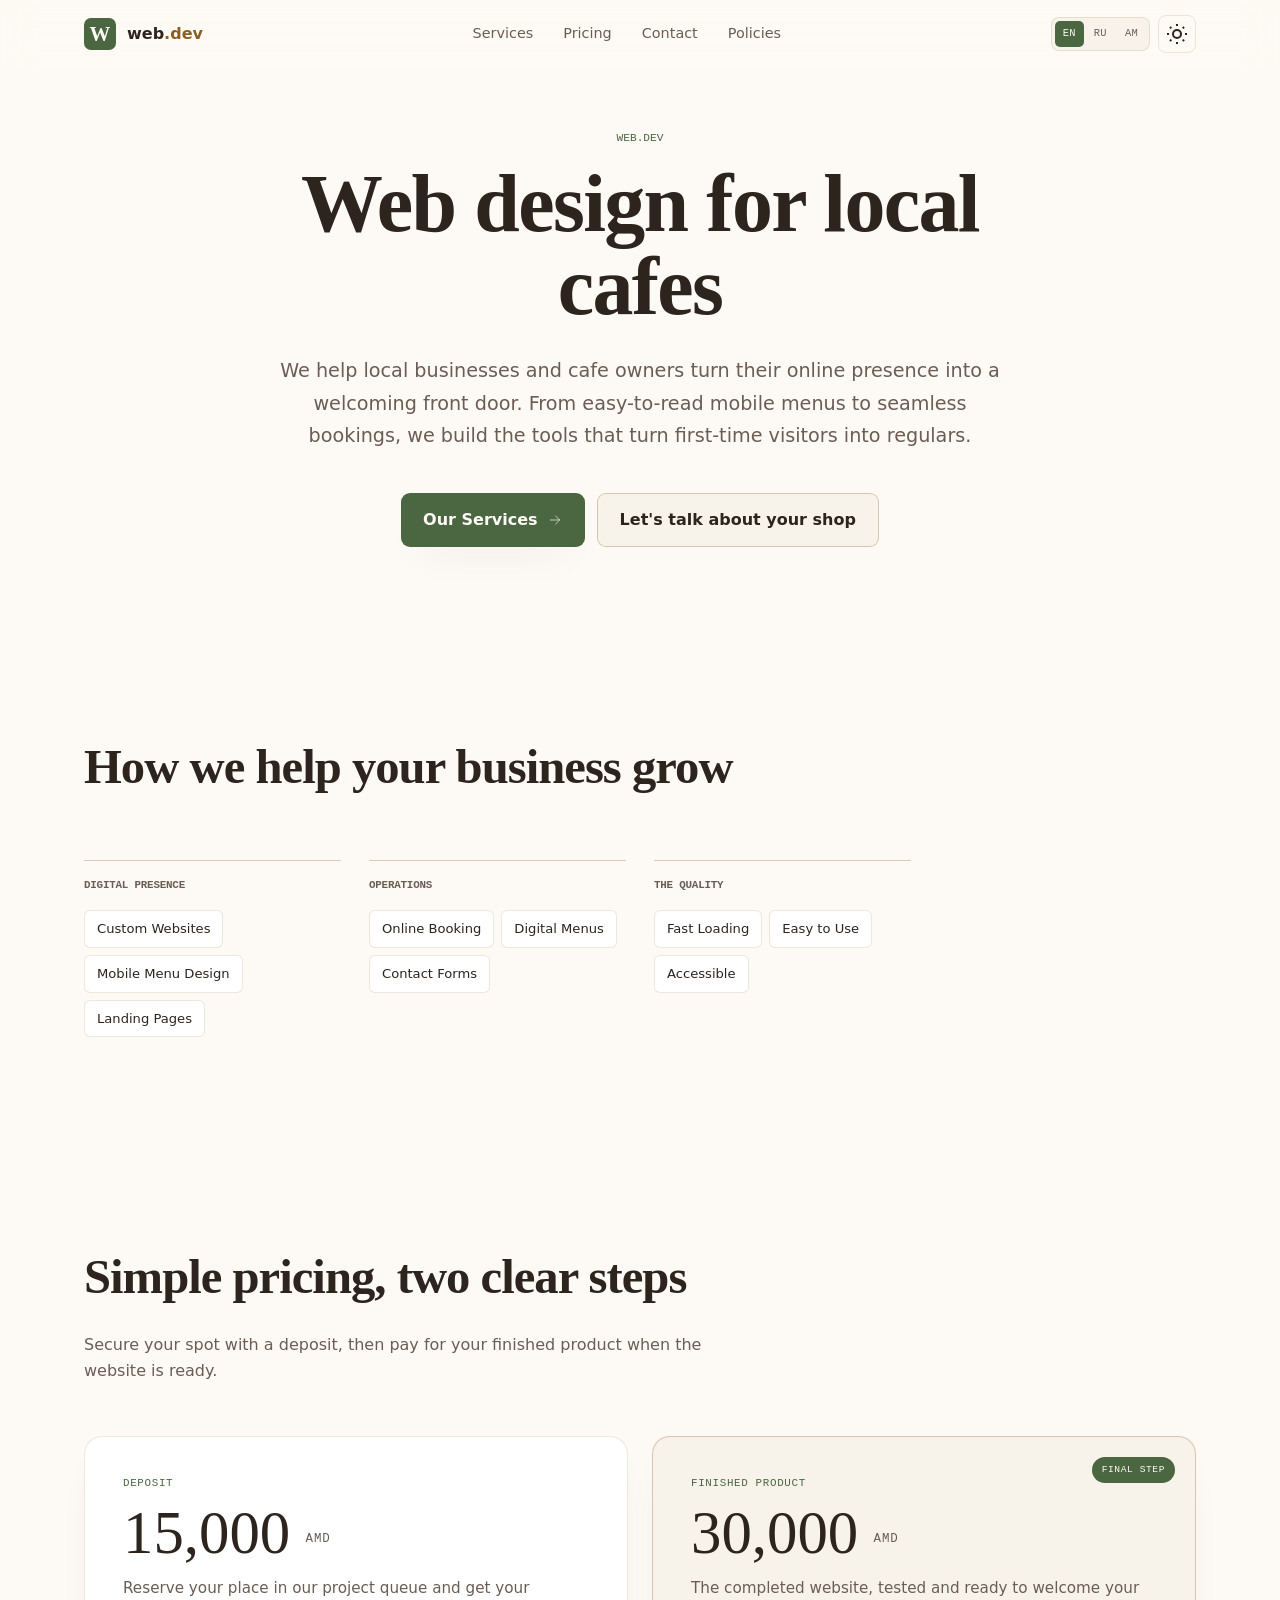
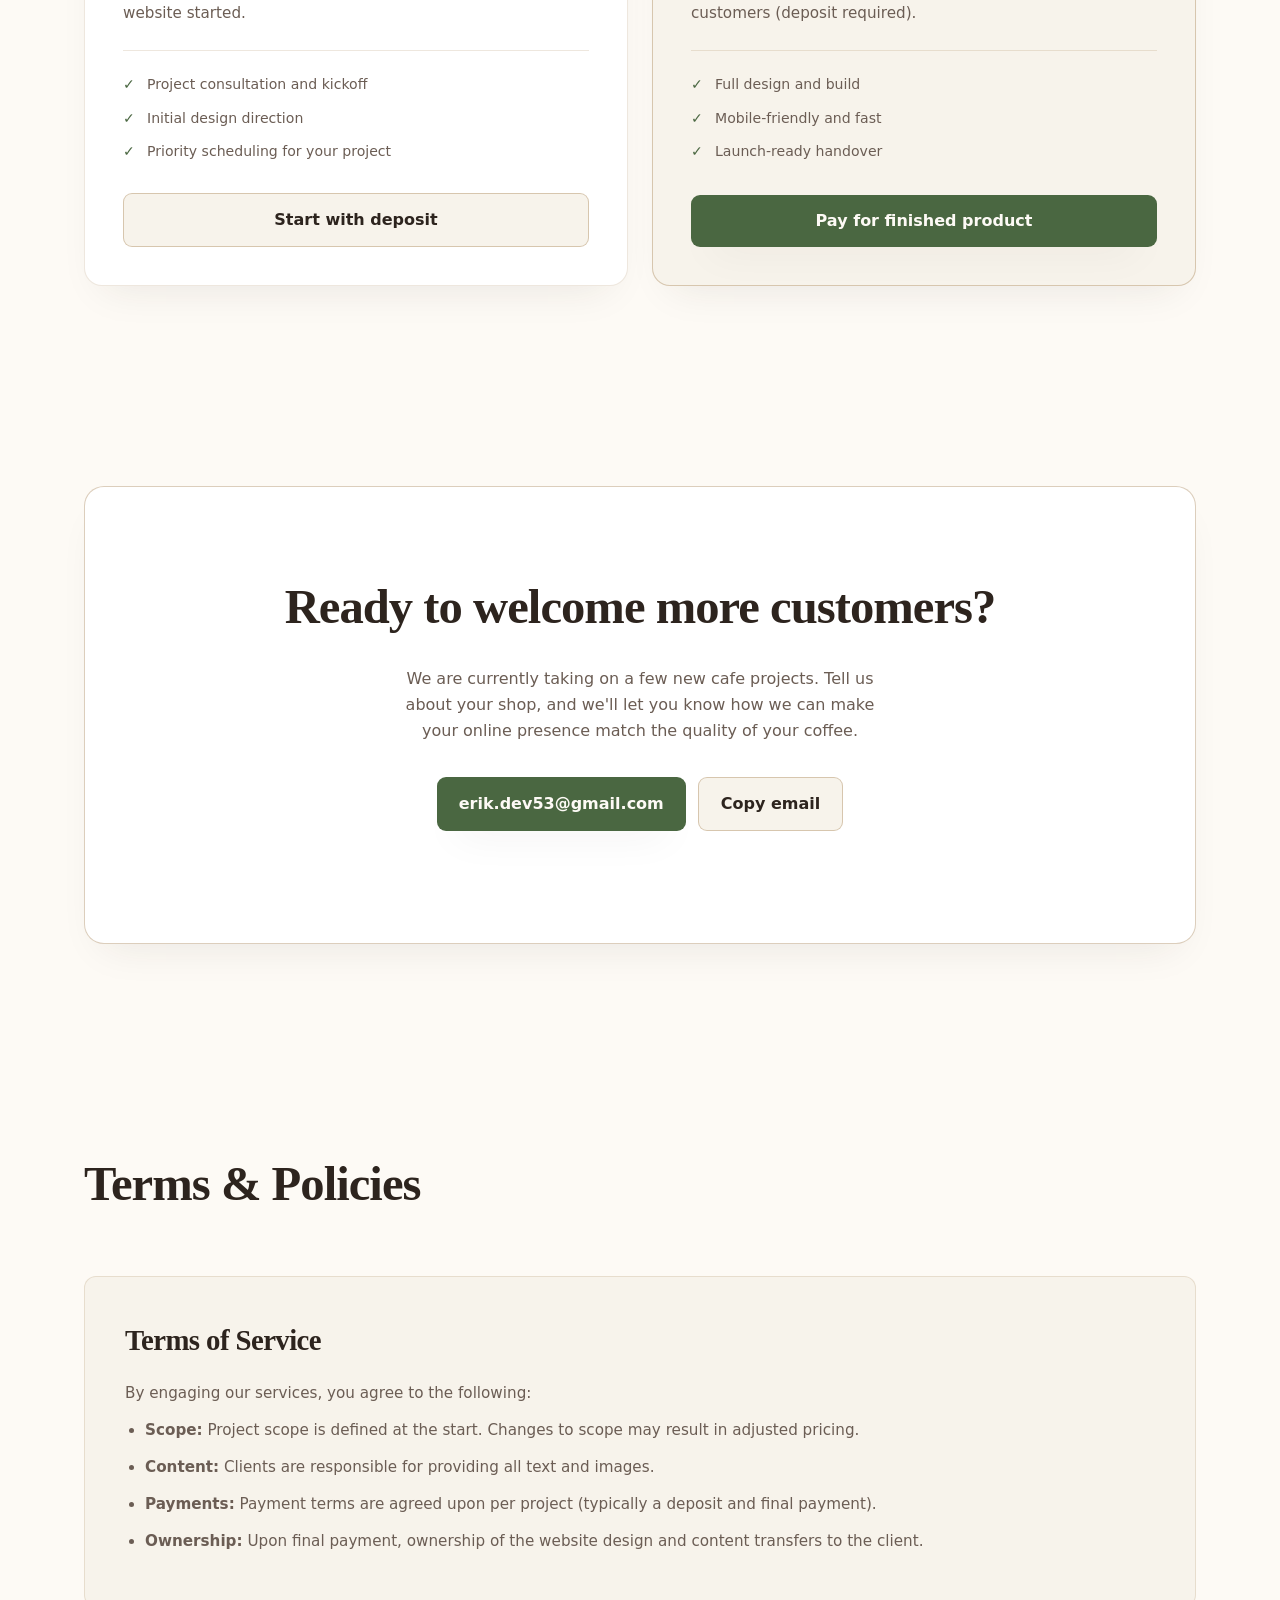
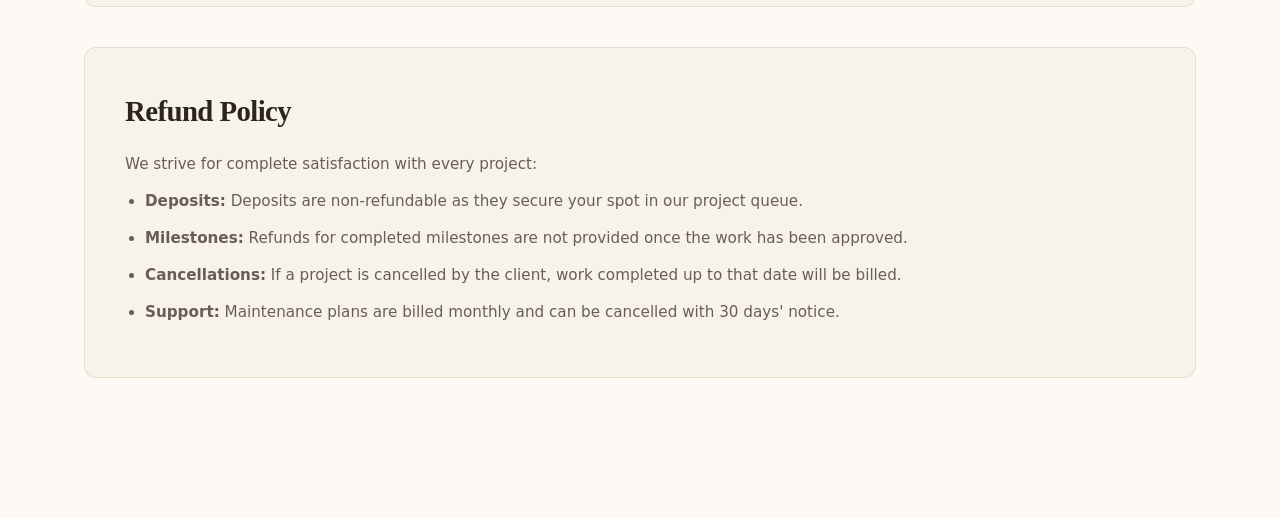
<file: index.html>
<!DOCTYPE html>
<html lang="en" data-theme="light">
<head>
  <meta charset="UTF-8" />
  <meta name="viewport" content="width=device-width, initial-scale=1.0" />
  <meta name="referrer" content="strict-origin-when-cross-origin" />
  <meta name="robots" content="noarchive" />
  <meta http-equiv="Content-Security-Policy" content="default-src 'self'; base-uri 'self'; object-src 'none'; frame-src 'none'; form-action 'self' mailto:; script-src 'self' 'unsafe-inline'; script-src-attr 'none'; style-src 'self' 'unsafe-inline' https://fonts.googleapis.com; font-src 'self' https://fonts.gstatic.com; img-src 'self' data:; connect-src 'self' https://fonts.googleapis.com https://fonts.gstatic.com; media-src 'none'; worker-src 'none'; upgrade-insecure-requests" />
  <title>Web Design Services for Local Cafes</title>
  <meta name="description" content="Professional web design for local cafes and coffee shops to help grow their business with welcoming, mobile-friendly websites." />
  <meta name="theme-color" content="#fdfaf5" />

  <script>
    (function () {
      try {
        var saved = localStorage.getItem("theme");
        var theme = saved || (window.matchMedia("(prefers-color-scheme: light)").matches ? "light" : "dark");
        document.documentElement.setAttribute("data-theme", theme);
      } catch (e) { }
    })();
  </script>

  <link rel="icon" href="data:image/svg+xml,<svg xmlns='http://www.w3.org/2000/svg' viewBox='0 0 100 100'><rect width='100' height='100' rx='22' fill='%238a5f22'/><text x='50' y='70' font-size='56' font-family='Georgia,serif' fill='%23fdfaf5' text-anchor='middle'>W</text></svg>" />
  <link rel="preconnect" href="https://fonts.googleapis.com" />
  <link rel="preconnect" href="https://fonts.gstatic.com" crossorigin />
  <link href="https://fonts.googleapis.com/css2?family=Instrument+Serif:ital@0;1&family=Inter:wght@400;500;600&family=JetBrains+Mono:wght@400;500&display=swap" rel="stylesheet" />
  <style>
:root {
  --bg: #fdfaf5;
  --bg-soft: #fcf8f0;
  --surface: #ffffff;
  --surface-2: #f7f3eb;
  --border: rgba(138, 95, 34, 0.15);
  --border-strong: rgba(138, 95, 34, 0.3);
  --text: #2d241e;
  --text-muted: #6b5d54;
  --accent: #4a6741;
  --accent-2: #3a5233;
  --accent-3: #8a5f22;
  --accent-contrast: #fdfaf5;
  --shadow: 0 20px 40px -20px rgba(45, 36, 30, 0.1);
  --radius: 12px;
  --radius-sm: 6px;
  --maxw: 1160px;
  --font: "Inter", system-ui, sans-serif;
  --display: "Instrument Serif", Georgia, serif;
  --mono: "JetBrains Mono", monospace;
}

[data-theme="dark"] {
  --bg: #1c1815;
  --bg-soft: #241f1b;
  --surface: #2a2420;
  --surface-2: #332c27;
  --border: rgba(255, 255, 255, 0.08);
  --border-strong: rgba(255, 255, 255, 0.15);
  --text: #fdfaf5;
  --text-muted: #bcaea5;
  --accent: #8da87d;
  --accent-2: #a3be8e;
  --accent-3: #c4a484;
  --accent-contrast: #1c1815;
}

*, *::before, *::after { box-sizing: border-box; }
html { scroll-behavior: smooth; scroll-padding-top: 88px; }
body {
  margin: 0; background: var(--bg); color: var(--text);
  font-family: var(--font); font-size: 16px; line-height: 1.65;
  -webkit-font-smoothing: antialiased; overflow-x: hidden;
}
h1, h2, h3 { margin: 0; letter-spacing: -0.02em; overflow-wrap: break-word; }
p { margin: 0; }
ul { margin: 0; padding: 0; list-style: none; }
a { color: inherit; text-decoration: none; }
button { font: inherit; color: inherit; cursor: pointer; }

.container { width: 100%; max-width: var(--maxw); margin-inline: auto; padding-inline: 24px; }

.site-header {
  position: sticky; top: 0; z-index: 50;
  backdrop-filter: blur(16px); -webkit-backdrop-filter: blur(16px);
  background: color-mix(in srgb, var(--bg) 82%, transparent);
  border-bottom: 1px solid transparent;
}
.site-header.is-scrolled { border-bottom-color: var(--border); }
.header-inner { display: flex; align-items: center; justify-content: space-between; height: 68px; }
.logo { display: inline-flex; align-items: center; gap: 11px; font-weight: 600; }
.logo-mark {
  display: grid; place-items: center; width: 32px; height: 32px;
  border-radius: 7px; background: var(--accent); color: var(--accent-contrast);
  font-family: var(--display); font-size: 1.3rem; line-height: 1;
}
.accent { color: var(--accent-3); }
.nav { display: flex; align-items: center; gap: 30px; }
.nav a { font-size: 0.9rem; font-weight: 500; color: var(--text-muted); transition: color 0.2s; }
.nav a:hover { color: var(--text); }
.nav a[aria-current="location"] { color: var(--text); font-weight: 600; }
.header-actions { display: flex; align-items: center; gap: 8px; }
.lang-switcher {
  display: flex; align-items: center; gap: 2px; padding: 3px;
  border: 1px solid var(--border); border-radius: 8px; background: var(--surface-2);
}
.lang-btn {
  padding: 4px 8px; border: 0; border-radius: 5px; background: transparent;
  font-family: var(--mono); font-size: 0.65rem; font-weight: 500;
  letter-spacing: 0.03em; color: var(--text-muted);
  transition: background 0.2s, color 0.2s;
}
.lang-btn:hover { color: var(--text); }
.lang-btn.active { background: var(--accent); color: var(--accent-contrast); }
.icon-btn {
  display: grid; place-items: center; width: 38px; height: 38px;
  border-radius: 8px; border: 1px solid var(--border); background: transparent;
}
.icon-sun { display: none; }
[data-theme="light"] .icon-sun { display: block; }
[data-theme="light"] .icon-moon { display: none; }
.menu-btn { display: none; }

.hero {
  display: flex;
  flex-direction: column;
  align-items: center;
  justify-content: flex-start;
  text-align: center;
  padding: 60px 24px 40px;
  min-height: 40vh;
}
.hero-content {
  width: 100%;
  max-width: 800px;
  margin: 0 auto;
}
.badge {
  display: inline-flex; align-items: center; gap: 9px;
  padding: 6px 13px; border: 1px solid var(--border);
  background: var(--surface); border-radius: 999px;
  font-family: var(--mono); font-size: 0.7rem; color: var(--text-muted);
  margin-bottom: 28px;
}
.dot { width: 6px; height: 6px; border-radius: 50%; background: var(--accent); }
h1 {
  font-family: var(--display); font-size: clamp(3rem, 6.4vw, 5.2rem);
  font-weight: 0; line-height: 1.01; margin-bottom: 26px;
}
.gradient-text { color: var(--accent); font-style: italic; }
.lead {
  color: var(--text-muted); font-size: 1.2rem; line-height: 1.7;
  max-width: 60ch; margin: 0 auto 40px;
}
.hero-actions { display: flex; flex-wrap: wrap; justify-content: center; gap: 12px; margin-bottom: 40px; }
.btn {
  display: inline-flex; align-items: center; gap: 9px;
  padding: 13px 22px; border-radius: 9px; font-weight: 600;
  transition: transform 0.2s;
}
.btn:hover { transform: translateY(-2px); }
.btn-primary { background: var(--accent); color: var(--accent-contrast); box-shadow: var(--shadow); }
.btn-ghost { border: 1px solid var(--border-strong); color: var(--text); background: var(--surface-2); }
.btn-ghost:hover { background: var(--bg-soft); border-color: var(--accent); }

.section { padding-block: 100px; }
.section-head { max-width: 680px; margin-bottom: 52px; }
.eyebrow { font-family: var(--mono); font-size: 0.7rem; text-transform: uppercase; color: var(--accent); margin-bottom: 16px; }
h2 { font-family: var(--display); font-size: clamp(2.1rem, 3.8vw, 3.1rem); font-weight: 0; }
.section-sub { color: var(--text-muted); margin-top: 14px; }

.skills-grid { display: grid; grid-template-columns: repeat(4, 1fr); gap: 28px; }
.skill-group { padding-top: 16px; border-top: 1px solid var(--border-strong); }
.skill-group h3 { font-size: 0.68rem; font-family: var(--mono); text-transform: uppercase; color: var(--text-muted); margin-bottom: 16px; }
.chips { display: flex; flex-wrap: wrap; gap: 7px; }
.chips li { padding: 7px 12px; border-radius: 6px; border: 1px solid var(--border); background: var(--surface); font-size: 0.82rem; transition: all 0.2s; }
.chips li:hover { border-color: var(--accent); color: var(--accent); }

.pricing-grid { display: grid; grid-template-columns: repeat(2, minmax(0, 1fr)); gap: 24px; }
.price-card {
  position: relative; display: flex; flex-direction: column;
  padding: 38px; border: 1px solid var(--border); border-radius: 18px;
  background: var(--surface); box-shadow: var(--shadow);
}
.price-card--featured { border-color: var(--border-strong); background: var(--surface-2); }
.price-tag {
  font-family: var(--mono); font-size: 0.68rem; text-transform: uppercase;
  letter-spacing: 0.06em; color: var(--accent); margin-bottom: 10px;
}
.price-amount {
  font-family: var(--display); font-size: clamp(2.8rem, 5vw, 3.8rem);
  line-height: 1; margin-bottom: 12px;
}
.price-currency {
  font-family: var(--mono); font-size: 0.78rem; letter-spacing: 0.08em;
  color: var(--text-muted); vertical-align: middle;
}
.price-desc { color: var(--text-muted); font-size: 0.95rem; margin-bottom: 24px; }
.price-points {
  display: grid; gap: 10px; padding-top: 22px; margin-bottom: 30px;
  border-top: 1px solid var(--border);
}
.price-points li { position: relative; padding-left: 24px; font-size: 0.88rem; color: var(--text-muted); }
.price-points li::before {
  content: "✓"; position: absolute; left: 0;
  color: var(--accent); font-weight: 600;
}
.price-card .btn { margin-top: auto; justify-content: center; }
.price-badge {
  position: absolute; top: 20px; right: 20px; padding: 5px 10px;
  border-radius: 999px; background: var(--accent); color: var(--accent-contrast);
  font-family: var(--mono); font-size: 0.6rem; text-transform: uppercase;
  letter-spacing: 0.06em;
}

.contact-card { text-align: center; padding: 80px 28px; border: 1px solid var(--border-strong); border-radius: 20px; background: var(--surface); box-shadow: var(--shadow); }
.contact-card h2 { margin-bottom: 18px; }
.contact-card > p { color: var(--text-muted); max-width: 48ch; margin: 0 auto 32px; }
.contact-actions { display: flex; flex-wrap: wrap; justify-content: center; gap: 12px; }
.contact-actions .btn { max-width: 100%; overflow-wrap: anywhere; }
.copy-status { margin-top: 18px; font-family: var(--mono); font-size: 0.72rem; color: var(--accent); opacity: 0; transition: opacity 0.2s; }
.copy-status.show { opacity: 1; }

.policy-section { background: var(--surface-2); border-radius: var(--radius); padding: 40px; margin-bottom: 40px; border: 1px solid var(--border); }
.policy-section h3 { font-family: var(--display); font-size: 1.8rem; margin-bottom: 16px; }
.policy-section p, .policy-section li { color: var(--text-muted); margin-bottom: 12px; font-size: 0.95rem; }
.policy-section ul { padding-left: 20px; list-style: disc; }

.site-footer { display: flex; justify-content: space-between; padding-block: 40px; border-top: 1px solid var(--border); font-size: 0.8rem; color: var(--text-muted); }
.back-to-top { font-weight: 600; color: var(--text); }

.reveal { opacity: 0; transform: translateY(20px); transition: all 0.6s ease; }
.reveal.in { opacity: 1; transform: none; }

@media (max-width: 900px) {
  .skills-grid { grid-template-columns: 1fr 1fr; }
}
@media (max-width: 720px) {
  .pricing-grid { grid-template-columns: 1fr; }
  .price-card { padding: 30px 24px; }
  .menu-btn { display: grid; }
  .nav {
    position: absolute; top: 68px; left: 0; right: 0; flex-direction: column;
    background: var(--bg-soft); padding: 20px; border-bottom: 1px solid var(--border);
    opacity: 0; visibility: hidden; transition: all 0.2s;
  }
  .nav.open { opacity: 1; visibility: visible; }
}
@media (max-width: 480px) {
  .skills-grid { grid-template-columns: 1fr; }
  .lang-btn { padding: 4px 5px; font-size: 0.6rem; }
  .header-actions { gap: 6px; }
}
</style>
</head>
<body>
  <header class="site-header">
    <div class="container header-inner">
      <a class="logo" href="#top">
        <span class="logo-mark">W</span>
        <span class="logo-text">web<span class="accent">.dev</span></span>
      </a>
      <nav class="nav" id="nav">
        <a href="#services" data-i18n="nav.services">Services</a>
        <a href="#pricing" data-i18n="nav.pricing">Pricing</a>
        <a href="#contact" data-i18n="nav.contact">Contact</a>
        <a href="#policies" data-i18n="nav.policies">Policies</a>
      </nav>
      <div class="header-actions">
        <div class="lang-switcher" role="group" aria-label="Language">
          <button type="button" class="lang-btn active" data-lang="en" aria-pressed="true">EN</button>
          <button type="button" class="lang-btn" data-lang="ru" aria-pressed="false">RU</button>
          <button type="button" class="lang-btn" data-lang="hy" aria-pressed="false">AM</button>
        </div>
        <button class="icon-btn" id="theme-toggle">
          <svg class="icon-sun" viewBox="0 0 24 24" fill="none" stroke="currentColor" stroke-width="2"><circle cx="12" cy="12" r="4"/><path d="M12 2v2M12 20v2M4.93 4.93l1.42 1.42M17.66 17.66l1.42 1.42M2 12h2M20 12h2M4.93 19.07l1.42-1.42M17.66 6.34l1.42-1.42"/></svg>
          <svg class="icon-moon" viewBox="0 0 24 24" fill="none" stroke="currentColor" stroke-width="2"><path d="M21 12.79A9 9 0 1 1 11.21 3 7 7 0 0 0 21 12.79z"/></svg>
        </button>
        <button class="icon-btn menu-btn" id="menu-btn">
          <svg viewBox="0 0 24 24" fill="none" stroke="currentColor" stroke-width="2"><path d="M4 7h16M4 12h16M4 17h16"/></svg>
        </button>
      </div>
    </div>
  </header>

  <main id="top">
    <section class="hero container">
      <div class="hero-content reveal">
        <p class="eyebrow" data-i18n="hero.eyebrow">web.dev</p>
        <h1 class="hero-title" data-i18n="hero.title">Web design for local cafes</h1>
        <p class="lead" data-i18n="hero.lead">We help local businesses and cafe owners turn their online presence into a welcoming front door. From easy-to-read mobile menus to seamless bookings, we build the tools that turn first-time visitors into regulars.</p>
        <div class="hero-actions">
          <a class="btn btn-primary" href="#services"><span data-i18n="hero.cta1">Our Services</span> <svg viewBox="0 0 24 24" fill="none" stroke="currentColor" stroke-linecap="round" stroke-linejoin="round" width="16"><path d="M5 12h14M13 6l6 6-6 6" /></svg></a>
          <a class="btn btn-ghost" href="#contact" data-i18n="hero.cta2">Let's talk about your shop</a>
        </div>
      </div>
    </section>

    <section class="section container" id="services">
      <div class="section-head reveal">
        <h2 data-i18n="services.title">How we help your business grow</h2>
      </div>
      <div class="skills-grid reveal">
        <div class="skill-group"><h3 data-i18n="services.g1.title">Digital Presence</h3><ul class="chips"><li data-i18n="services.g1.i1">Custom Websites</li><li data-i18n="services.g1.i2">Mobile Menu Design</li><li data-i18n="services.g1.i3">Landing Pages</li></ul></div>
        <div class="skill-group"><h3 data-i18n="services.g3.title">Operations</h3><ul class="chips"><li data-i18n="services.g3.i1">Online Booking</li><li data-i18n="services.g3.i2">Digital Menus</li><li data-i18n="services.g3.i3">Contact Forms</li></ul></div>
        <div class="skill-group"><h3 data-i18n="services.g4.title">The Quality</h3><ul class="chips"><li data-i18n="services.g4.i1">Fast Loading</li><li data-i18n="services.g4.i2">Easy to Use</li><li data-i18n="services.g4.i3">Accessible</li></ul></div>
      </div>
    </section>

    <section class="section container" id="pricing">
      <div class="section-head reveal">
        <h2 data-i18n="pricing.title">Simple pricing, two clear steps</h2>
        <p class="section-sub" data-i18n="pricing.sub">Secure your spot with a deposit, then pay for your finished product when the website is ready.</p>
      </div>
      <div class="pricing-grid reveal">
        <article class="price-card">
          <p class="price-tag" data-i18n="pricing.deposit.label">Deposit</p>
          <p class="price-amount"><span data-i18n="pricing.deposit.price">15,000</span> <span class="price-currency">AMD</span></p>
          <p class="price-desc" data-i18n="pricing.deposit.desc">Reserve your place in our project queue and get your website started.</p>
          <ul class="price-points">
            <li data-i18n="pricing.deposit.p1">Project consultation and kickoff</li>
            <li data-i18n="pricing.deposit.p2">Initial design direction</li>
            <li data-i18n="pricing.deposit.p3">Priority scheduling for your project</li>
          </ul>
          <a class="btn btn-ghost" id="pay-deposit" href="pay.html?plan=deposit" data-i18n="pricing.deposit.cta">Start with deposit</a>
        </article>
        <article class="price-card price-card--featured">
          <span class="price-badge" data-i18n="pricing.finished.badge">Final step</span>
          <p class="price-tag" data-i18n="pricing.finished.label">Finished Product</p>
          <p class="price-amount"><span data-i18n="pricing.finished.price">30,000</span> <span class="price-currency">AMD</span></p>
          <p class="price-desc" data-i18n="pricing.finished.desc">The completed website, tested and ready to welcome your customers (deposit required).</p>
          <ul class="price-points">
            <li data-i18n="pricing.finished.p1">Full design and build</li>
            <li data-i18n="pricing.finished.p2">Mobile-friendly and fast</li>
            <li data-i18n="pricing.finished.p3">Launch-ready handover</li>
          </ul>
          <a class="btn btn-primary" id="pay-finished" href="pay.html?plan=finished" data-i18n="pricing.finished.cta">Pay for finished product</a>
        </article>
      </div>
    </section>

    <section class="section container" id="contact">
      <div class="contact-card reveal">
        <h2 data-i18n="contact.title">Ready to welcome more customers?</h2>
        <p data-i18n="contact.body">We are currently taking on a few new cafe projects. Tell us about your shop, and we'll let you know how we can make your online presence match the quality of your coffee.</p>
        <div class="contact-actions">
          <a class="btn btn-primary" href="mailto:erik.dev53@gmail.com">erik.dev53@gmail.com</a>
          <button class="btn btn-ghost" id="copy-email" data-email="erik.dev53@gmail.com" data-i18n="contact.copy">Copy email</button>
        </div>
        <p class="copy-status" id="copy-status" role="status" aria-live="polite"></p>
      </div>
    </section>

    <section class="section container" id="policies">
      <div class="section-head reveal">
        <h2 data-i18n="policies.title">Terms & Policies</h2>
      </div>
      <div class="reveal">
        <div class="policy-section">
          <h3 data-i18n="terms.title">Terms of Service</h3>
          <p data-i18n="terms.intro">By engaging our services, you agree to the following:</p>
          <ul>
            <li data-i18n="terms.i1"><strong>Scope:</strong> Project scope is defined at the start. Changes to scope may result in adjusted pricing.</li>
            <li data-i18n="terms.i2"><strong>Content:</strong> Clients are responsible for providing all text and images.</li>
            <li data-i18n="terms.i3"><strong>Payments:</strong> Payment terms are agreed upon per project (typically a deposit and final payment).</li>
            <li data-i18n="terms.i4"><strong>Ownership:</strong> Upon final payment, ownership of the website design and content transfers to the client.</li>
          </ul>
        </div>
        <div class="policy-section">
          <h3 data-i18n="refund.title">Refund Policy</h3>
          <p data-i18n="refund.intro">We strive for complete satisfaction with every project:</p>
          <ul>
            <li data-i18n="refund.i1"><strong>Deposits:</strong> Deposits are non-refundable as they secure your spot in our project queue.</li>
            <li data-i18n="refund.i2"><strong>Milestones:</strong> Refunds for completed milestones are not provided once the work has been approved.</li>
            <li data-i18n="refund.i3"><strong>Cancellations:</strong> If a project is cancelled by the client, work completed up to that date will be billed.</li>
            <li data-i18n="refund.i4"><strong>Support:</strong> Maintenance plans are billed monthly and can be cancelled with 30 days' notice.</li>
          </ul>
        </div>
      </div>
    </section>
  </main>

  <script>
(function () {
  "use strict";
  const root = document.documentElement;

  const translations = {
    en: {
      "ui.language": "Language",
      "ui.themeLight": "Switch to light theme",
      "ui.themeDark": "Switch to dark theme",
      "ui.menuOpen": "Open menu",
      "ui.menuClose": "Close menu",
      "nav.services": "Services",
      "nav.pricing": "Pricing",
      "nav.contact": "Contact",
      "nav.policies": "Policies",
      "hero.eyebrow": "web.dev",
      "hero.title": "Web design for local cafes",
      "hero.lead": "We help local businesses and cafe owners turn their online presence into a welcoming front door. From easy-to-read mobile menus to seamless bookings, we build the tools that turn first-time visitors into regulars.",
      "hero.cta1": "Our Services",
      "hero.cta2": "Let's talk about your shop",
      "services.title": "How we help your business grow",
      "services.g1.title": "Digital Presence",
      "services.g1.i1": "Custom Websites",
      "services.g1.i2": "Mobile Menu Design",
      "services.g1.i3": "Landing Pages",
      "services.g3.title": "Operations",
      "services.g3.i1": "Online Booking",
      "services.g3.i2": "Digital Menus",
      "services.g3.i3": "Contact Forms",
      "services.g4.title": "The Quality",
      "services.g4.i1": "Fast Loading",
      "services.g4.i2": "Easy to Use",
      "services.g4.i3": "Accessible",
      "pricing.title": "Simple pricing, two clear steps",
      "pricing.sub": "Secure your spot with a deposit, then pay for your finished product when the website is ready.",
      "pricing.deposit.label": "Deposit",
      "pricing.deposit.price": "15,000",
      "pricing.deposit.desc": "Reserve your place in our project queue and get your website started.",
      "pricing.deposit.p1": "Project consultation and kickoff",
      "pricing.deposit.p2": "Initial design direction",
      "pricing.deposit.p3": "Priority scheduling for your project",
      "pricing.deposit.cta": "Start with deposit",
      "pricing.finished.badge": "Final step",
      "pricing.finished.label": "Finished Product",
      "pricing.finished.price": "30,000",
      "pricing.finished.desc": "The completed website, tested and ready to welcome your customers (deposit required).",
      "pricing.finished.p1": "Full design and build",
      "pricing.finished.p2": "Mobile-friendly and fast",
      "pricing.finished.p3": "Launch-ready handover",
      "pricing.finished.cta": "Pay for finished product",
      "contact.title": "Ready to welcome more customers?",
      "contact.body": "We are currently taking on a few new cafe projects. Tell us about your shop, and we'll let you know how we can make your online presence match the quality of your coffee.",
      "contact.copy": "Copy email",
      "contact.copied": "Copied ✓",
      "contact.copyFailed": "Could not copy — please select it manually.",
      "policies.title": "Terms & Policies",
      "terms.title": "Terms of Service",
      "terms.intro": "By engaging our services, you agree to the following:",
      "terms.i1": "<strong>Scope:</strong> Project scope is defined at the start. Changes to scope may result in adjusted pricing.",
      "terms.i2": "<strong>Content:</strong> Clients are responsible for providing all text and images.",
      "terms.i3": "<strong>Payments:</strong> Payment terms are agreed upon per project (typically a deposit and final payment).",
      "terms.i4": "<strong>Ownership:</strong> Upon final payment, ownership of the website design and content transfers to the client.",
      "refund.title": "Refund Policy",
      "refund.intro": "We strive for complete satisfaction with every project:",
      "refund.i1": "<strong>Deposits:</strong> Deposits are non-refundable as they secure your spot in our project queue.",
      "refund.i2": "<strong>Milestones:</strong> Refunds for completed milestones are not provided once the work has been approved.",
      "refund.i3": "<strong>Cancellations:</strong> If a project is cancelled by the client, work completed up to that date will be billed.",
      "refund.i4": "<strong>Support:</strong> Maintenance plans are billed monthly and can be cancelled with 30 days' notice."
    },
    ru: {
      "ui.language": "Язык",
      "ui.themeLight": "Включить светлую тему",
      "ui.themeDark": "Включить тёмную тему",
      "ui.menuOpen": "Открыть меню",
      "ui.menuClose": "Закрыть меню",
      "nav.services": "Услуги",
      "nav.pricing": "Цены",
      "nav.contact": "Контакты",
      "nav.policies": "Политики",
      "hero.eyebrow": "web.dev",
      "hero.title": "Веб-дизайн для местных кафе",
      "hero.lead": "Мы помогаем владельцам местных кофеен и кафе превращать своё присутствие в интернете в гостеприимную входную дверь. От удобных мобильных меню до простого бронирования — мы создаём инструменты, которые превращают новых посетителей в постоянных гостей.",
      "hero.cta1": "Наши услуги",
      "hero.cta2": "Обсудим ваше заведение",
      "services.title": "Как мы помогаем вашему бизнесу расти",
      "services.g1.title": "Цифровое присутствие",
      "services.g1.i1": "Индивидуальные сайты",
      "services.g1.i2": "Дизайн мобильного меню",
      "services.g1.i3": "Лендинги",
      "services.g3.title": "Операции",
      "services.g3.i1": "Онлайн-бронирование",
      "services.g3.i2": "Цифровые меню",
      "services.g3.i3": "Контактные формы",
      "services.g4.title": "Качество",
      "services.g4.i1": "Быстрая загрузка",
      "services.g4.i2": "Простота использования",
      "services.g4.i3": "Доступность",
      "pricing.title": "Простые цены, два понятных шага",
      "pricing.sub": "Закрепите место предоплатой, а за готовый сайт заплатите, когда он будет готов.",
      "pricing.deposit.label": "Предоплата",
      "pricing.deposit.price": "15 000",
      "pricing.deposit.desc": "Закрепите место в очереди проектов и запустите работу над сайтом.",
      "pricing.deposit.p1": "Консультация и старт проекта",
      "pricing.deposit.p2": "Первоначальное направление дизайна",
      "pricing.deposit.p3": "Приоритетное планирование проекта",
      "pricing.deposit.cta": "Начать с предоплаты",
      "pricing.finished.badge": "Финальный шаг",
      "pricing.finished.label": "Готовый продукт",
      "pricing.finished.price": "30 000",
      "pricing.finished.desc": "Готовый сайт, протестированный и готовый принимать ваших гостей (предоплата обязательна).",
      "pricing.finished.p1": "Полный дизайн и разработка",
      "pricing.finished.p2": "Удобно на мобильных и быстро",
      "pricing.finished.p3": "Передача готового к запуску сайта",
      "pricing.finished.cta": "Оплатить готовый продукт",
      "contact.title": "Готовы приветствовать больше гостей?",
      "contact.body": "Сейчас мы берём в работу несколько новых проектов для кафе. Расскажите о своём заведении, и мы подскажем, как привести ваш сайт в соответствие с качеством вашего кофе.",
      "contact.copy": "Скопировать email",
      "contact.copied": "Скопировано ✓",
      "contact.copyFailed": "Не удалось скопировать — выделите вручную.",
      "policies.title": "Условия и политики",
      "terms.title": "Условия обслуживания",
      "terms.intro": "Пользуясь нашими услугами, вы соглашаетесь со следующим:",
      "terms.i1": "<strong>Объём работ:</strong> Объём проекта определяется в начале. Изменения объёма могут повлечь корректировку стоимости.",
      "terms.i2": "<strong>Контент:</strong> Клиент отвечает за предоставление всех текстов и изображений.",
      "terms.i3": "<strong>Оплата:</strong> Условия оплаты согласуются для каждого проекта (обычно предоплата и финальный платёж).",
      "terms.i4": "<strong>Права:</strong> После финальной оплаты права на дизайн сайта и контент переходят клиенту.",
      "refund.title": "Политика возврата",
      "refund.intro": "Мы стремимся к полному удовлетворению от каждого проекта:",
      "refund.i1": "<strong>Предоплата:</strong> Предоплата не возвращается, так как она закрепляет ваше место в очереди проектов.",
      "refund.i2": "<strong>Этапы:</strong> Возврат за завершённые этапы не предусмотрен после утверждения работы.",
      "refund.i3": "<strong>Отмена:</strong> Если клиент отменяет проект, выполненная на тот момент работа оплачивается.",
      "refund.i4": "<strong>Поддержка:</strong> Планы обслуживания оплачиваются ежемесячно и могут быть отменены за 30 дней."
    },
    hy: {
      "ui.language": "Լեզու",
      "ui.themeLight": "Միացնել բաց գույնի ձևավորումը",
      "ui.themeDark": "Միացնել մուգ ձևավորումը",
      "ui.menuOpen": "Բացել ընտրացանկը",
      "ui.menuClose": "Փակել ընտրացանկը",
      "nav.services": "Ծառայություններ",
      "nav.pricing": "Գներ",
      "nav.contact": "Կապ",
      "nav.policies": "Պայմաններ",
      "hero.eyebrow": "web.dev",
      "hero.title": "Վեբկայքեր սրճարանների համար",
      "hero.lead": "Մենք օգնում ենք տեղական բիզնեսներին և սրճարանների սեփականատերերին ստեղծել հյուրընկալ առցանց ներկայություն։ Հեշտ ընթերցվող բջջային մենյուներից մինչև հարմար ամրագրումներ՝ մենք ստեղծում ենք գործիքներ, որոնք առաջին անգամ այցելողներին դարձնում են մշտական հաճախորդներ։",
      "hero.cta1": "Մեր ծառայությունները",
      "hero.cta2": "Քննարկենք ձեր սրճարանը",
      "services.title": "Մեր ծառայությունները",
      "services.g1.title": "Թվային ներկայություն",
      "services.g1.i1": "Անհատական վեբկայքեր",
      "services.g1.i2": "Բջջային մենյուների դիզայն",
      "services.g1.i3": "Վայրէջքի էջեր",
      "services.g3.title": "Աշխատանքային գործընթացներ",
      "services.g3.i1": "Առցանց ամրագրումներ",
      "services.g3.i2": "Թվային մենյուներ",
      "services.g3.i3": "Կապի ձևեր",
      "services.g4.title": "Որակ",
      "services.g4.i1": "Արագ բեռնում",
      "services.g4.i2": "Հեշտ օգտագործում",
      "services.g4.i3": "Մատչելիություն",
      "pricing.title": "Պարզ գներ",
      "pricing.sub": "Ամրագրեք ձեր տեղը կանխավճարով, իսկ պատրաստի վեբկայքի համար վճարեք այն ավարտելուց հետո։",
      "pricing.deposit.label": "Կանխավճար",
      "pricing.deposit.price": "15,000",
      "pricing.deposit.desc": "Ամրագրեք ձեր տեղը նախագծերի հերթում և սկսեք ձեր վեբկայքի աշխատանքը։",
      "pricing.deposit.p1": "Նախագծի խորհրդատվություն և մեկնարկ",
      "pricing.deposit.p2": "Դիզայնի նախնական ուղղություն",
      "pricing.deposit.p3": "Նախագծի առաջնահերթ պլանավորում",
      "pricing.deposit.cta": "Սկսել կանխավճարով",
      "pricing.finished.badge": "Վերջնական քայլ",
      "pricing.finished.label": "Պատրաստի վեբկայք",
      "pricing.finished.price": "30,000",
      "pricing.finished.desc": "Ավարտված և փորձարկված վեբկայք՝ պատրաստ ընդունելու ձեր հաճախորդներին (պահանջվում է կանխավճար)։",
      "pricing.finished.p1": "Ամբողջական դիզայն և մշակում",
      "pricing.finished.p2": "Արագ աշխատանք և հարմարավետ օգտագործում բջջայինում",
      "pricing.finished.p3": "Գործարկման համար պատրաստ հանձնում",
      "pricing.finished.cta": "Վճարել պատրաստի վեբկայքի համար",
      "contact.title": "Պատրա՞ստ եք ընդունելու ավելի շատ հաճախորդների",
      "contact.body": "Ներկայումս ընդունում ենք մի քանի նոր սրճարանի նախագիծ։ Պատմեք ձեր սրճարանի մասին, և մենք կառաջարկենք՝ ինչպես ձեր առցանց ներկայությունը համապատասխանեցնել ձեր սուրճի որակին։",
      "contact.copy": "Պատճենել էլ․ փոստը",
      "contact.copied": "Պատճենված է ✓",
      "contact.copyFailed": "Չհաջողվեց պատճենել․ խնդրում ենք պատճենել հասցեն ձեռքով։",
      "policies.title": "Պայմաններ և կանոններ",
      "terms.title": "Ծառայությունների մատուցման պայմաններ",
      "terms.intro": "Մեր ծառայություններից օգտվելով՝ դուք համաձայնում եք հետևյալին․",
      "terms.i1": "<strong>Աշխատանքի շրջանակը․</strong> Նախագծի շրջանակը սահմանվում է մեկնարկին։ Փոփոխությունները կարող են փոխել գինը։",
      "terms.i2": "<strong>Բովանդակությունը․</strong> Հաճախորդները պատասխանատու են բոլոր տեքստերն ու պատկերները տրամադրելու համար։",
      "terms.i3": "<strong>Վճարումները․</strong> Վճարման պայմանները համաձայնեցվում են յուրաքանչյուր նախագծի համար (սովորաբար՝ կանխավճար և վերջնական վճար)։",
      "terms.i4": "<strong>Սեփականության իրավունքը․</strong> Վերջնական վճարումից հետո վեբկայքի դիզայնի և բովանդակության սեփականության իրավունքն անցնում է հաճախորդին։",
      "refund.title": "Գումարի վերադարձի կանոններ",
      "refund.intro": "Ձգտում ենք ապահովել յուրաքանչյուր նախագծից լիակատար գոհունակություն․",
      "refund.i1": "<strong>Կանխավճարներ․</strong> Կանխավճարը չի վերադարձվում, քանի որ այն ամրագրում է ձեր տեղը նախագծերի հերթում։",
      "refund.i2": "<strong>Աշխատանքի փուլեր․</strong> Հաստատված և ավարտված փուլերի համար գումարը չի վերադարձվում։",
      "refund.i3": "<strong>Չեղարկում․</strong> Եթե հաճախորդը չեղարկում է նախագիծը, մինչև այդ պահը կատարված աշխատանքը ենթակա է վճարման։",
      "refund.i4": "<strong>Սպասարկում․</strong> Սպասարկման փաթեթների վճարը գանձվում է ամսական, և դրանք կարելի է չեղարկել 30 օր առաջ ծանուցելով։"
    }
  };

  const pageMeta = {
    en: {
      title: "Web Design Services for Local Cafes",
      description: "Professional web design for local cafes and coffee shops to help grow their business with welcoming, mobile-friendly websites."
    },
    ru: {
      title: "Веб-дизайн для местных кафе",
      description: "Профессиональный веб-дизайн для местных кофеен и кафе, чтобы помочь вашему бизнесу расти с помощью удобных мобильных сайтов."
    },
    hy: {
      title: "Վեբկայքերի դիզայնի ծառայություններ տեղական սրճարանների համար",
      description: "Տեղական սրճարանների և սուրճի խանութների համար պրոֆեսիոնալ վեբկայքերի դիզայն՝ բիզնեսի աճին նպաստող հյուրընկալ և բջջային սարքերին հարմար կայքերով։"
    }
  };

  let currentLang = "en";

  function t(key) {
    const dict = translations[currentLang] || translations.en;
    return dict[key] !== undefined ? dict[key] : (translations.en[key] !== undefined ? translations.en[key] : key);
  }

  const allowedTranslationTags = { BR: "br", STRONG: "strong", SPAN: "span" };
  function appendTranslationNodes(target, source) {
    source.childNodes.forEach(node => {
      if (node.nodeType === Node.TEXT_NODE) {
        target.appendChild(document.createTextNode(node.nodeValue));
        return;
      }
      if (node.nodeType !== Node.ELEMENT_NODE) return;
      const tag = allowedTranslationTags[node.tagName];
      if (!tag) return;
      const clone = document.createElement(tag);
      if (tag === "span" && node.className) clone.className = node.className;
      appendTranslationNodes(clone, node);
      target.appendChild(clone);
    });
  }

  function setTranslation(el, value) {
    el.textContent = "";
    if (!/[<&]/.test(value)) {
      el.textContent = value;
      return;
    }
    const parsed = new DOMParser().parseFromString("<!doctype html><body>" + value, "text/html");
    appendTranslationNodes(el, parsed.body);
  }

  function applyLanguage(lang) {
    if (!translations[lang]) lang = "en";
    currentLang = lang;
    root.setAttribute("lang", lang);
    document.querySelectorAll("[data-i18n]").forEach(el => {
      setTranslation(el, t(el.getAttribute("data-i18n")));
    });
    const meta = pageMeta[lang] || pageMeta.en;
    document.title = meta.title;
    const desc = document.querySelector('meta[name="description"]');
    if (desc) desc.setAttribute("content", meta.description);
    document.querySelector(".lang-switcher").setAttribute("aria-label", t("ui.language"));
    const themeButton = document.getElementById("theme-toggle");
    if (themeButton) {
      themeButton.setAttribute("aria-label", t(root.getAttribute("data-theme") === "light" ? "ui.themeDark" : "ui.themeLight"));
    }
    const menuButton = document.getElementById("menu-btn");
    const navigation = document.getElementById("nav");
    if (menuButton && navigation) {
      const isOpen = navigation.classList.contains("open");
      menuButton.setAttribute("aria-expanded", String(isOpen));
      menuButton.setAttribute("aria-label", t(isOpen ? "ui.menuClose" : "ui.menuOpen"));
    }
    document.querySelectorAll(".lang-btn").forEach(btn => {
      const active = btn.dataset.lang === lang;
      btn.classList.toggle("active", active);
      btn.setAttribute("aria-pressed", String(active));
    });
    try { localStorage.setItem("lang", lang); } catch (e) { }
  }

  document.querySelectorAll(".lang-btn").forEach(btn => {
    btn.addEventListener("click", () => applyLanguage(btn.dataset.lang));
  });

  let savedLang = "en";
  try { savedLang = localStorage.getItem("lang") || "en"; } catch (e) { }
  applyLanguage(savedLang);

  const themeToggle = document.getElementById("theme-toggle");
  function applyTheme(theme) {
    root.setAttribute("data-theme", theme);
    if (themeToggle) {
      const isLight = theme === "light";
      themeToggle.setAttribute("aria-pressed", String(isLight));
      themeToggle.setAttribute("aria-label", t(isLight ? "ui.themeDark" : "ui.themeLight"));
    }
  }
  let stored = null;
  try { stored = localStorage.getItem("theme"); } catch (e) { }
  applyTheme(stored || (window.matchMedia("(prefers-color-scheme: light)").matches ? "light" : "dark"));
  if (themeToggle) {
    themeToggle.addEventListener("click", () => {
      const next = root.getAttribute("data-theme") === "light" ? "dark" : "light";
      try { localStorage.setItem("theme", next); } catch (e) { }
      applyTheme(next);
    });
  }

  const menuBtn = document.getElementById("menu-btn");
  const nav = document.getElementById("nav");
  if (menuBtn && nav) {
    function closeMenu() {
      nav.classList.remove("open");
      menuBtn.setAttribute("aria-expanded", "false");
      menuBtn.setAttribute("aria-label", t("ui.menuOpen"));
    }

    menuBtn.addEventListener("click", () => {
      const isOpen = nav.classList.toggle("open");
      menuBtn.setAttribute("aria-expanded", String(isOpen));
      menuBtn.setAttribute("aria-label", t(isOpen ? "ui.menuClose" : "ui.menuOpen"));
    });

    nav.addEventListener("click", event => {
      if (event.target.closest("a")) closeMenu();
    });

    document.addEventListener("keydown", event => {
      if (event.key === "Escape" && nav.classList.contains("open")) {
        closeMenu();
        menuBtn.focus();
      }
    });
  }

  const header = document.querySelector(".site-header");
  if (header) {
    window.addEventListener("scroll", () => header.classList.toggle("is-scrolled", window.scrollY > 8), { passive: true });
  }

  const sectionLinks = Array.from(document.querySelectorAll('#nav a[href^="#"]'));
  const sections = sectionLinks
    .map(link => document.querySelector(link.getAttribute("href")))
    .filter(Boolean);

  function setActiveSection(section) {
    sectionLinks.forEach(link => {
      if (link.getAttribute("href") === "#" + section.id) {
        link.setAttribute("aria-current", "location");
      } else {
        link.removeAttribute("aria-current");
      }
    });
    if (window.location.hash !== "#" + section.id) {
      window.history.replaceState(null, "", "#" + section.id);
    }
  }

  function updateActiveSection() {
    const threshold = (header ? header.offsetHeight : 0) + 24;
    const currentSection = sections
      .filter(section => section.getBoundingClientRect().top <= threshold)
      .pop();
    if (currentSection) {
      setActiveSection(currentSection);
    } else {
      sectionLinks.forEach(link => link.removeAttribute("aria-current"));
      if (window.location.hash) {
        window.history.replaceState(null, "", window.location.pathname + window.location.search);
      }
    }
  }

  window.addEventListener("scroll", updateActiveSection, { passive: true });
  window.addEventListener("resize", updateActiveSection);
  window.addEventListener("pageshow", updateActiveSection);
  updateActiveSection();

  const reveals = document.querySelectorAll(".reveal");
  const observer = new IntersectionObserver(entries => {
    entries.forEach(entry => { if (entry.isIntersecting) entry.target.classList.add("in"); });
  }, { threshold: 0.1 });
  reveals.forEach(el => observer.observe(el));

  const copyBtn = document.getElementById("copy-email");
  const copyStatus = document.getElementById("copy-status");
  if (copyBtn && copyStatus) {
    copyBtn.addEventListener("click", async () => {
      const email = copyBtn.dataset.email;
      try {
        await navigator.clipboard.writeText(email);
        copyStatus.textContent = t("contact.copied");
      } catch (e) {
        copyStatus.textContent = t("contact.copyFailed");
      }
      copyStatus.classList.add("show");
      setTimeout(() => copyStatus.classList.remove("show"), 2000);
    });
  }

  const yearEl = document.getElementById("year");
  if (yearEl) yearEl.textContent = String(new Date().getFullYear());
})();
</script>
</body>
</html>
</file>
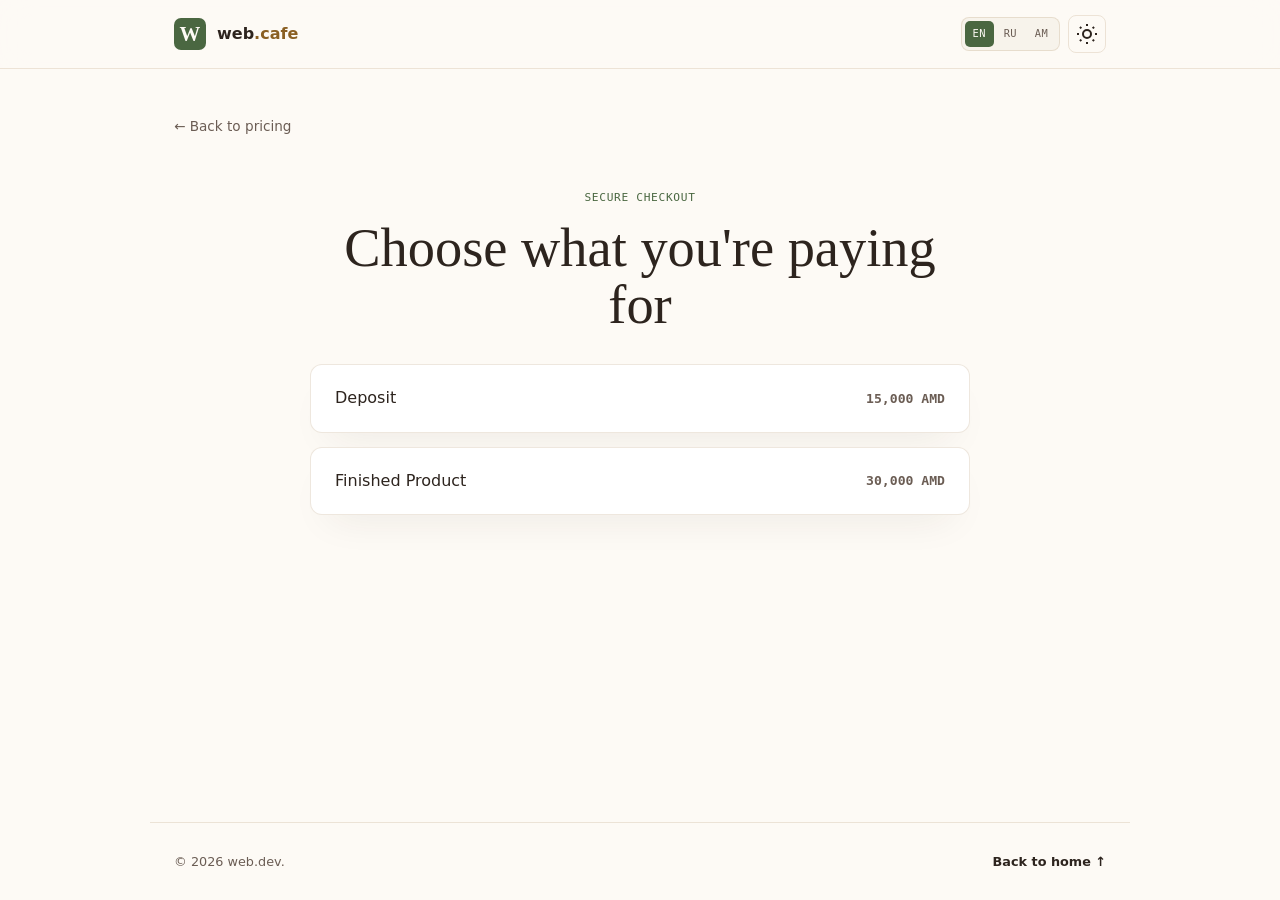
<file: pay.html>
<!DOCTYPE html>
<html lang="en" data-theme="light">
<head>
  <meta charset="UTF-8" />
  <meta name="viewport" content="width=device-width, initial-scale=1.0" />
  <meta name="referrer" content="strict-origin-when-cross-origin" />
  <meta http-equiv="Content-Security-Policy" content="default-src 'self'; base-uri 'self'; object-src 'none'; frame-src 'none'; form-action 'self' mailto:; script-src 'self' 'unsafe-inline'; script-src-attr 'none'; style-src 'self' 'unsafe-inline' https://fonts.googleapis.com; font-src 'self' https://fonts.gstatic.com; img-src 'self' data:; connect-src 'self' https://fonts.googleapis.com https://fonts.gstatic.com; media-src 'none'; worker-src 'none'; upgrade-insecure-requests" />
  <title>Checkout — web.dev</title>
  <meta name="robots" content="noindex, noarchive" />
  <meta name="theme-color" content="#fdfaf5" />

  <script>
    (function () {
      try {
        var saved = localStorage.getItem("theme");
        var theme = saved || (window.matchMedia("(prefers-color-scheme: light)").matches ? "light" : "dark");
        document.documentElement.setAttribute("data-theme", theme);
      } catch (e) { }
    })();
  </script>

  <link rel="icon" href="data:image/svg+xml,<svg xmlns='http://www.w3.org/2000/svg' viewBox='0 0 100 100'><rect width='100' height='100' rx='22' fill='%238a5f22'/><text x='50' y='70' font-size='56' font-family='Georgia,serif' fill='%23fdfaf5' text-anchor='middle'>W</text></svg>" />
  <link rel="preconnect" href="https://fonts.googleapis.com" />
  <link rel="preconnect" href="https://fonts.gstatic.com" crossorigin />
  <link href="https://fonts.googleapis.com/css2?family=Instrument+Serif:ital@0;1&family=Inter:wght@400;500;600&family=JetBrains+Mono:wght@400;500&display=swap" rel="stylesheet" />

  <style>
:root {
  --bg: #fdfaf5;
  --bg-soft: #fcf8f0;
  --surface: #ffffff;
  --surface-2: #f7f3eb;
  --border: rgba(138, 95, 34, 0.15);
  --border-strong: rgba(138, 95, 34, 0.3);
  --text: #2d241e;
  --text-muted: #6b5d54;
  --accent: #4a6741;
  --accent-2: #3a5233;
  --accent-3: #8a5f22;
  --accent-contrast: #fdfaf5;
  --shadow: 0 20px 40px -20px rgba(45, 36, 30, 0.1);
  --font: "Inter", system-ui, sans-serif;
  --display: "Instrument Serif", Georgia, serif;
  --mono: "JetBrains Mono", monospace;
}

[data-theme="dark"] {
  --bg: #1c1815;
  --bg-soft: #241f1b;
  --surface: #2a2420;
  --surface-2: #332c27;
  --border: rgba(255, 255, 255, 0.08);
  --border-strong: rgba(255, 255, 255, 0.15);
  --text: #fdfaf5;
  --text-muted: #bcaea5;
  --accent: #8da87d;
  --accent-2: #a3be8e;
  --accent-3: #c4a484;
  --accent-contrast: #1c1815;
}

*, *::before, *::after { box-sizing: border-box; }
[hidden] { display: none !important; }
body {
  margin: 0; background: var(--bg); color: var(--text);
  font-family: var(--font); font-size: 16px; line-height: 1.65;
  -webkit-font-smoothing: antialiased; min-height: 100vh;
  display: flex; flex-direction: column;
}
h1, h2, h3, p { margin: 0; }
a { color: inherit; text-decoration: none; }
button { font: inherit; color: inherit; cursor: pointer; }
.container { width: 100%; max-width: 980px; margin-inline: auto; padding-inline: 24px; }

.site-header {
  border-bottom: 1px solid var(--border);
  background: color-mix(in srgb, var(--bg) 84%, transparent);
  backdrop-filter: blur(16px); -webkit-backdrop-filter: blur(16px);
}
.header-inner { display: flex; align-items: center; justify-content: space-between; height: 68px; }
.logo { display: inline-flex; align-items: center; gap: 11px; font-weight: 600; }
.logo-mark {
  display: grid; place-items: center; width: 32px; height: 32px;
  border-radius: 7px; background: var(--accent); color: var(--accent-contrast);
  font-family: var(--display); font-size: 1.3rem; line-height: 1;
}
.accent { color: var(--accent-3); }
.header-actions { display: flex; align-items: center; gap: 8px; }

.lang-switcher {
  display: flex; align-items: center; gap: 2px; padding: 3px;
  border: 1px solid var(--border); border-radius: 8px; background: var(--surface-2);
}
.lang-btn {
  padding: 4px 8px; border: 0; border-radius: 5px; background: transparent;
  font-family: var(--mono); font-size: 0.65rem; font-weight: 500;
  letter-spacing: 0.03em; color: var(--text-muted);
  transition: background 0.2s, color 0.2s;
}
.lang-btn:hover { color: var(--text); }
.lang-btn.active { background: var(--accent); color: var(--accent-contrast); }
.icon-btn {
  display: grid; place-items: center; width: 38px; height: 38px;
  border-radius: 8px; border: 1px solid var(--border); background: transparent;
}
.icon-sun { display: none; }
[data-theme="light"] .icon-sun { display: block; }
[data-theme="light"] .icon-moon { display: none; }

main { flex: 1; }
.checkout-wrap { padding-block: 44px 80px; }
.back-link {
  display: inline-flex; gap: 8px; margin-bottom: 28px;
  color: var(--text-muted); font-size: 0.85rem; transition: color 0.2s;
}
.back-link:hover { color: var(--text); }

.plan-picker { max-width: 660px; margin: 0 auto; padding-top: 24px; text-align: center; }
.plan-options { display: grid; gap: 14px; margin-top: 30px; }
.plan-option {
  display: flex; align-items: center; justify-content: space-between; gap: 20px;
  padding: 20px 24px; border: 1px solid var(--border); border-radius: 12px;
  background: var(--surface); box-shadow: var(--shadow);
  transition: border-color 0.2s, transform 0.2s;
}
.plan-option:hover { border-color: var(--accent); transform: translateY(-2px); }
.plan-option strong { font-family: var(--mono); font-size: 0.82rem; color: var(--text-muted); }

.checkout-grid {
  display: grid; grid-template-columns: minmax(0, 1.55fr) minmax(260px, 0.9fr);
  gap: 24px; align-items: start;
}
.checkout-card, .summary-card {
  padding: 36px; border: 1px solid var(--border); border-radius: 18px;
  background: var(--surface); box-shadow: var(--shadow);
}
.summary-card { position: sticky; top: 24px; }
.eyebrow {
  font-family: var(--mono); font-size: 0.7rem; text-transform: uppercase;
  letter-spacing: 0.06em; color: var(--accent); margin-bottom: 12px;
}
h1 {
  font-family: var(--display); font-size: clamp(2.4rem, 5vw, 3.4rem);
  font-weight: 400; line-height: 1.05; margin-bottom: 12px;
}
h2 {
  font-family: var(--mono); font-size: 0.7rem; text-transform: uppercase;
  letter-spacing: 0.06em; color: var(--text-muted); margin-bottom: 14px;
}
.plan-desc { color: var(--text-muted); margin-bottom: 26px; }
.amount-box {
  display: flex; align-items: baseline; gap: 10px;
  padding: 22px 24px; margin-bottom: 30px;
  border: 1px solid var(--border); border-radius: 14px; background: var(--surface-2);
}
.amount { font-family: var(--display); font-size: clamp(2.8rem, 6vw, 4rem); line-height: 1; }
.currency { font-family: var(--mono); font-size: 0.78rem; letter-spacing: 0.08em; color: var(--text-muted); }

.btn {
  display: inline-flex; align-items: center; justify-content: center; gap: 9px;
  padding: 13px 22px; border: 0; border-radius: 9px; font-weight: 600;
  transition: transform 0.2s, background 0.2s, border-color 0.2s;
}
.btn:hover { transform: translateY(-2px); }
.btn-primary { background: var(--accent); color: var(--accent-contrast); box-shadow: var(--shadow); }
.btn-ghost { border: 1px solid var(--border-strong); color: var(--text); background: var(--surface-2); }
.btn-ghost:hover { background: var(--bg-soft); border-color: var(--accent); }
.btn.is-disabled { opacity: 0.5; cursor: not-allowed; }
.btn.is-disabled:hover { transform: none; }
.pay-btn { width: 100%; }
.payment-note { color: var(--text-muted); font-size: 0.82rem; margin-top: 10px; }
.email-pay { margin-top: 10px; width: 100%; }

.bank-box { margin-top: 30px; padding-top: 26px; border-top: 1px solid var(--border); }
.bank-details { display: grid; gap: 12px; margin: 0 0 20px; }
.bank-row { display: flex; justify-content: space-between; gap: 18px; font-size: 0.9rem; }
.bank-row dt { color: var(--text-muted); }
.bank-row dd { margin: 0; text-align: right; word-break: break-word; }
#copy-details:disabled { opacity: 0.5; cursor: not-allowed; }
#copy-details:disabled:hover { transform: none; }
.status { min-height: 1.2em; margin-top: 10px; font-family: var(--mono); font-size: 0.72rem; color: var(--accent); }
.contact-note { margin-top: 26px; color: var(--text-muted); font-size: 0.85rem; }
.contact-note a { color: var(--text); font-weight: 600; }
.contact-note a:hover { color: var(--accent); }

.summary-row {
  display: flex; justify-content: space-between; gap: 16px;
  padding: 12px 0; font-size: 0.9rem; border-bottom: 1px solid var(--border);
}
.summary-row.total { padding-top: 18px; border-bottom: 0; font-size: 1.05rem; font-weight: 600; }
.summary-note { margin-top: 14px; color: var(--text-muted); font-size: 0.8rem; }

.site-footer {
  display: flex; justify-content: space-between; gap: 20px;
  padding-block: 28px; border-top: 1px solid var(--border);
  font-size: 0.8rem; color: var(--text-muted);
}
.site-footer a { color: var(--text); font-weight: 600; }

@media (max-width: 760px) {
  .checkout-grid { grid-template-columns: 1fr; }
  .summary-card { position: static; }
  .checkout-card, .summary-card { padding: 28px 22px; }
  .bank-row { flex-direction: column; gap: 2px; }
  .bank-row dd { text-align: left; }
  .lang-btn { padding: 4px 5px; font-size: 0.6rem; }
  .header-actions { gap: 6px; }
}
  </style>
</head>
<body>
  <header class="site-header">
    <div class="container header-inner">
      <a class="logo" href="index.html#top">
        <span class="logo-mark">W</span>
        <span>web<span class="accent">.cafe</span></span>
      </a>
      <div class="header-actions">
        <div class="lang-switcher" role="group" aria-label="Language">
          <button type="button" class="lang-btn active" data-lang="en" aria-pressed="true">EN</button>
          <button type="button" class="lang-btn" data-lang="ru" aria-pressed="false">RU</button>
          <button type="button" class="lang-btn" data-lang="hy" aria-pressed="false">AM</button>
        </div>
        <button type="button" class="icon-btn" id="theme-toggle">
          <svg class="icon-sun" viewBox="0 0 24 24" fill="none" stroke="currentColor" stroke-width="2"><circle cx="12" cy="12" r="4"/><path d="M12 2v2M12 20v2M4.93 4.93l1.42 1.42M17.66 17.66l1.42 1.42M2 12h2M20 12h2M4.93 19.07l1.42-1.42M17.66 6.34l1.42-1.42"/></svg>
          <svg class="icon-moon" viewBox="0 0 24 24" fill="none" stroke="currentColor" stroke-width="2"><path d="M21 12.79A9 9 0 1 1 11.21 3 7 7 0 0 0 21 12.79z"/></svg>
        </button>
      </div>
    </div>
  </header>

  <main class="container checkout-wrap">
    <a class="back-link" href="index.html#pricing"><span data-i18n="back">← Back to pricing</span></a>

    <div class="plan-picker" id="plan-picker" hidden>
      <p class="eyebrow" data-i18n="checkout.eyebrow">Secure checkout</p>
      <h1 data-i18n="checkout.choose">Choose what you're paying for</h1>
      <div class="plan-options">
        <a class="plan-option" href="?plan=deposit">
          <span data-i18n="plan.deposit">Deposit</span>
          <strong id="picker-deposit-amount">15,000 AMD</strong>
        </a>
        <a class="plan-option" href="?plan=finished">
          <span data-i18n="plan.finished">Finished Product</span>
          <strong id="picker-finished-amount">30,000 AMD</strong>
        </a>
      </div>
    </div>

    <div class="checkout-grid" id="checkout" hidden>
      <section class="checkout-card">
        <p class="eyebrow" data-i18n="checkout.eyebrow">Secure checkout</p>
        <h1 id="plan-title">Deposit</h1>
        <p class="plan-desc" id="plan-desc"></p>

        <div class="amount-box">
          <span class="amount" id="plan-amount">15,000</span>
          <span class="currency">AMD</span>
        </div>

        <div class="payment-methods">
          <h2 data-i18n="checkout.payWith">Pay with</h2>
          <a class="btn btn-primary pay-btn is-disabled" id="provider-link" href="#" aria-disabled="true" data-i18n="checkout.card">Card / Idram</a>
          <p class="payment-note" id="provider-note" data-i18n="checkout.providerPending">Online checkout is being connected. Use bank transfer or email us below.</p>
          <a class="btn btn-ghost pay-btn email-pay" id="email-pay" href="mailto:erik.dev53@gmail.com" data-i18n="checkout.emailPay">Email us to complete payment</a>
        </div>

        <div class="bank-box">
          <h2 data-i18n="checkout.bank">Bank transfer</h2>
          <dl class="bank-details">
            <div class="bank-row" id="row-recipient" hidden><dt data-i18n="checkout.recipient">Recipient</dt><dd id="bank-recipient"></dd></div>
            <div class="bank-row" id="row-bank" hidden><dt data-i18n="checkout.bankName">Bank</dt><dd id="bank-name"></dd></div>
            <div class="bank-row" id="row-account" hidden><dt data-i18n="checkout.account">Account / IBAN</dt><dd id="bank-account"></dd></div>
            <div class="bank-row" id="row-idram" hidden><dt data-i18n="checkout.idram">Idram ID</dt><dd id="bank-idram"></dd></div>
            <div class="bank-row" id="row-reference" hidden><dt data-i18n="checkout.reference">Payment reference</dt><dd id="bank-reference"></dd></div>
          </dl>
          <button type="button" class="btn btn-ghost" id="copy-details" data-i18n="checkout.copyDetails">Copy payment details</button>
          <p class="payment-note" id="bank-note"></p>
          <p class="status" id="copy-status" role="status" aria-live="polite"></p>
        </div>

        <p class="contact-note"><span data-i18n="checkout.contact">Need help? Email</span> <a href="mailto:erik.dev53@gmail.com">erik.dev53@gmail.com</a></p>
      </section>

      <aside class="summary-card">
        <h2 data-i18n="checkout.summary">Order summary</h2>
        <div class="summary-row"><span data-i18n="checkout.item">Item</span><span id="summary-plan">Deposit</span></div>
        <div class="summary-row"><span data-i18n="checkout.amount">Amount</span><span id="summary-amount">15,000 AMD</span></div>
        <div class="summary-row total"><span data-i18n="checkout.total">Total</span><span id="summary-total">15,000 AMD</span></div>
        <p class="summary-note" data-i18n="checkout.summaryNote">You'll receive a confirmation after payment.</p>
      </aside>
    </div>
  </main>

  <footer class="site-footer container">
    <p>© <span id="year">2026</span> web.dev.</p>
    <a href="index.html#top" data-i18n="footer.home">Back to home ↑</a>
  </footer>

  <script>
(function () {
  "use strict";
  const root = document.documentElement;

  // ── PAYMENT SETTINGS ───────────────────────────────────────────
  // Paste your provider checkout URL and/or bank details here.
  // Until providerUrl is set, the Card / Idram button stays disabled
  // and visitors use the email or bank-transfer options instead.
  const PLANS = {
    deposit: {
      amount: 15000,
      providerUrl: "",
      bank: {
        recipient: "",
        bankName: "",
        account: "",
        reference: ""
      },
      idram: "",
      labels: {
        en: { title: "Deposit", desc: "Reserve your place in our project queue and get your website started." },
        ru: { title: "Предоплата", desc: "Закрепите место в очереди проектов и запустите работу над сайтом." },
        hy: { title: "Կանխավճար", desc: "Ամրագրեք ձեր տեղը նախագծերի հերթում և սկսեք ձեր կայքի աշխատանքը։" }
      }
    },
    finished: {
      amount: 30000,
      providerUrl: "",
      bank: {
        recipient: "",
        bankName: "",
        account: "",
        reference: ""
      },
      idram: "",
      labels: {
        en: { title: "Finished Product", desc: "The completed website, tested and ready to welcome your customers (deposit required)." },
        ru: { title: "Готовый продукт", desc: "Готовый сайт — протестированный и готовый принимать ваших гостей." },
        hy: { title: "Պատրաստի արտադրանք", desc: "Ավարտված կայքը՝ փորձարկված և պատրաստ ձեր հաճախորդներին ընդունելու։" }
      }
    }
  };

  const translations = {
    en: {
      "page.title": "Checkout — web.dev",
      "back": "← Back to pricing",
      "checkout.eyebrow": "Secure checkout",
      "checkout.choose": "Choose what you're paying for",
      "plan.deposit": "Deposit",
      "plan.finished": "Finished Product",
      "checkout.payWith": "Pay with",
      "checkout.card": "Card / Idram",
      "checkout.providerPending": "Online checkout is being connected. Use bank transfer or email us below.",
      "checkout.emailPay": "Email us to complete payment",
      "checkout.bank": "Bank transfer",
      "checkout.recipient": "Recipient",
      "checkout.bankName": "Bank",
      "checkout.account": "Account / IBAN",
      "checkout.idram": "Idram ID",
      "checkout.reference": "Payment reference",
      "checkout.copyDetails": "Copy payment details",
      "checkout.copied": "Copied ✓",
      "checkout.copyFailed": "Could not copy — please select the details manually.",
      "checkout.bankPending": "Bank details are not set up yet. Email us and we'll send them.",
      "checkout.contact": "Need help? Email",
      "checkout.summary": "Order summary",
      "checkout.item": "Item",
      "checkout.amount": "Amount",
      "checkout.total": "Total",
      "checkout.summaryNote": "You'll receive a confirmation after payment.",
      "footer.home": "Back to home ↑"
    },
    ru: {
      "page.title": "Оплата — web.dev",
      "back": "← Назад к ценам",
      "checkout.eyebrow": "Безопасная оплата",
      "checkout.choose": "Выберите, за что платите",
      "plan.deposit": "Предоплата",
      "plan.finished": "Готовый продукт",
      "checkout.payWith": "Способ оплаты",
      "checkout.card": "Карта / Idram",
      "checkout.providerPending": "Онлайн-оплата подключается. Используйте банковский перевод или напишите нам ниже.",
      "checkout.emailPay": "Напишите нам для оплаты",
      "checkout.bank": "Банковский перевод",
      "checkout.recipient": "Получатель",
      "checkout.bankName": "Банк",
      "checkout.account": "Счёт / IBAN",
      "checkout.idram": "Idram ID",
      "checkout.reference": "Назначение платежа",
      "checkout.copyDetails": "Скопировать реквизиты",
      "checkout.copied": "Скопировано ✓",
      "checkout.copyFailed": "Не удалось скопировать — выделите реквизиты вручную.",
      "checkout.bankPending": "Банковские реквизиты ещё не добавлены. Напишите нам, и мы их отправим.",
      "checkout.contact": "Нужна помощь? Напишите",
      "checkout.summary": "Детали заказа",
      "checkout.item": "Позиция",
      "checkout.amount": "Сумма",
      "checkout.total": "Итого",
      "checkout.summaryNote": "После оплаты мы отправим подтверждение.",
      "footer.home": "На главную ↑"
    },
    hy: {
      "page.title": "Վճարում — web.dev",
      "back": "← Վերադառնալ գներին",
      "checkout.eyebrow": "Անվտանգ վճարում",
      "checkout.choose": "Ընտրեք, թե ինչի համար եք վճարում",
      "plan.deposit": "Կանխավճար",
      "plan.finished": "Պատրաստի արտադրանք",
      "checkout.payWith": "Վճարման եղանակ",
      "checkout.card": "Քարտ / Idram",
      "checkout.providerPending": "Առցանց վճարումը միանում է։ Օգտվեք բանկային փոխանցումից կամ գրեք մեզ ներքևում։",
      "checkout.emailPay": "Գրեք մեզ վճարումն ավարտելու համար",
      "checkout.bank": "Բանկային փոխանցում",
      "checkout.recipient": "Ստացող",
      "checkout.bankName": "Բանկ",
      "checkout.account": "Հաշիվ / IBAN",
      "checkout.idram": "Idram ID",
      "checkout.reference": "Վճարման նպատակ",
      "checkout.copyDetails": "Պատճենել վճարման տվյալները",
      "checkout.copied": "Պատճենվեց ✓",
      "checkout.copyFailed": "Չհաջողվեց պատճենել — ընտրեք տվյալները ձեռքով։",
      "checkout.bankPending": "Բանկային տվյալները դեռ ավելացված չեն։ Գրեք մեզ, և մենք կուղարկենք դրանք։",
      "checkout.contact": "Օգնության կարիք ունե՞ք։ Գրեք",
      "checkout.summary": "Պատվերի ամփոփում",
      "checkout.item": "Ծառայություն",
      "checkout.amount": "Գումար",
      "checkout.total": "Ընդամենը",
      "checkout.summaryNote": "Վճարումից հետո կստանաք հաստատում։",
      "footer.home": "Դեպի գլխավոր ↑"
    }
  };

  let currentLang = "en";

  function t(key) {
    const dict = translations[currentLang] || translations.en;
    return dict[key] !== undefined ? dict[key] : (translations.en[key] !== undefined ? translations.en[key] : key);
  }

  function formatAmount(value) {
    const locale = currentLang === "ru" ? "ru-RU" : currentLang === "hy" ? "hy-AM" : "en-US";
    try { return new Intl.NumberFormat(locale).format(value); } catch (e) { return String(value); }
  }

  function money(value) {
    return formatAmount(value) + " AMD";
  }

  function planKey() {
    const key = new URLSearchParams(window.location.search).get("plan");
    return Object.prototype.hasOwnProperty.call(PLANS, key) ? key : null;
  }

  function renderPlan() {
    const key = planKey();
    const picker = document.getElementById("plan-picker");
    const checkout = document.getElementById("checkout");

    document.getElementById("picker-deposit-amount").textContent = money(PLANS.deposit.amount);
    document.getElementById("picker-finished-amount").textContent = money(PLANS.finished.amount);

    if (!key) {
      picker.hidden = false;
      checkout.hidden = true;
      return;
    }

    picker.hidden = true;
    checkout.hidden = false;

    const plan = PLANS[key];
    const label = plan.labels[currentLang] || plan.labels.en;
    const amount = money(plan.amount);
    const reference = plan.bank.reference || label.title + " — " + amount;

    document.getElementById("plan-title").textContent = label.title;
    document.getElementById("plan-desc").textContent = label.desc;
    document.getElementById("plan-amount").textContent = formatAmount(plan.amount);
    document.getElementById("summary-plan").textContent = label.title;
    document.getElementById("summary-amount").textContent = amount;
    document.getElementById("summary-total").textContent = amount;

    const providerLink = document.getElementById("provider-link");
    const providerNote = document.getElementById("provider-note");
    const emailPay = document.getElementById("email-pay");
    const emailSubject = encodeURIComponent(label.title + " — " + amount);

    if (plan.providerUrl) {
      providerLink.href = plan.providerUrl;
      providerLink.classList.remove("is-disabled");
      providerLink.removeAttribute("aria-disabled");
      providerNote.hidden = true;
      providerNote.textContent = "";
      emailPay.hidden = true;
    } else {
      providerLink.href = "#";
      providerLink.classList.add("is-disabled");
      providerLink.setAttribute("aria-disabled", "true");
      providerNote.hidden = false;
      providerNote.textContent = t("checkout.providerPending");
      emailPay.hidden = false;
      emailPay.href = "mailto:erik.dev53@gmail.com?subject=" + emailSubject;
    }

    const rows = [
      ["row-recipient", "bank-recipient", plan.bank.recipient],
      ["row-bank", "bank-name", plan.bank.bankName],
      ["row-account", "bank-account", plan.bank.account],
      ["row-idram", "bank-idram", plan.idram]
    ];

    rows.forEach(([rowId, valueId, value]) => {
      const row = document.getElementById(rowId);
      const field = document.getElementById(valueId);
      row.hidden = !value;
      field.textContent = value || "";
    });

    const referenceRow = document.getElementById("row-reference");
    referenceRow.hidden = false;
    document.getElementById("bank-reference").textContent = reference;

    const hasBank = Boolean(plan.bank.recipient || plan.bank.bankName || plan.bank.account || plan.idram);
    const bankNote = document.getElementById("bank-note");
    bankNote.hidden = hasBank;
    bankNote.textContent = hasBank ? "" : t("checkout.bankPending");

    const copyBtn = document.getElementById("copy-details");
    copyBtn.disabled = !hasBank;

    copyBtn.dataset.plan = key;
    copyBtn.dataset.reference = reference;
  }

  function applyLanguage(lang) {
    if (!translations[lang]) lang = "en";
    currentLang = lang;
    root.setAttribute("lang", lang);
    document.querySelectorAll("[data-i18n]").forEach(el => {
      el.textContent = t(el.getAttribute("data-i18n"));
    });
    document.title = t("page.title");
    document.querySelectorAll(".lang-btn").forEach(btn => {
      const active = btn.dataset.lang === lang;
      btn.classList.toggle("active", active);
      btn.setAttribute("aria-pressed", String(active));
    });
    renderPlan();
    try { localStorage.setItem("lang", lang); } catch (e) { }
  }

  document.querySelectorAll(".lang-btn").forEach(btn => {
    btn.addEventListener("click", () => applyLanguage(btn.dataset.lang));
  });

  document.getElementById("provider-link").addEventListener("click", event => {
    const key = planKey();
    if (!key || !PLANS[key].providerUrl) event.preventDefault();
  });

  document.getElementById("copy-details").addEventListener("click", async () => {
    const key = planKey();
    if (!key) return;
    const plan = PLANS[key];
    const label = plan.labels[currentLang] || plan.labels.en;
    const status = document.getElementById("copy-status");

    const lines = [label.title + " — " + money(plan.amount)];
    if (plan.bank.recipient) lines.push(t("checkout.recipient") + ": " + plan.bank.recipient);
    if (plan.bank.bankName) lines.push(t("checkout.bankName") + ": " + plan.bank.bankName);
    if (plan.bank.account) lines.push(t("checkout.account") + ": " + plan.bank.account);
    if (plan.idram) lines.push(t("checkout.idram") + ": " + plan.idram);
    lines.push(t("checkout.reference") + ": " + (plan.bank.reference || label.title + " — " + money(plan.amount)));

    try {
      await navigator.clipboard.writeText(lines.join("\n"));
      status.textContent = t("checkout.copied");
    } catch (e) {
      status.textContent = t("checkout.copyFailed");
    }
    setTimeout(() => { status.textContent = ""; }, 2400);
  });

  const themeToggle = document.getElementById("theme-toggle");
  function applyTheme(theme) {
    root.setAttribute("data-theme", theme);
    if (themeToggle) themeToggle.setAttribute("aria-pressed", String(theme === "light"));
  }

  let storedTheme = null;
  let savedLang = "en";
  try {
    storedTheme = localStorage.getItem("theme");
    savedLang = localStorage.getItem("lang") || "en";
  } catch (e) { }

  applyTheme(storedTheme || (window.matchMedia("(prefers-color-scheme: light)").matches ? "light" : "dark"));
  if (themeToggle) {
    themeToggle.addEventListener("click", () => {
      const next = root.getAttribute("data-theme") === "light" ? "dark" : "light";
      try { localStorage.setItem("theme", next); } catch (e) { }
      applyTheme(next);
    });
  }

  applyLanguage(savedLang);
  document.getElementById("year").textContent = String(new Date().getFullYear());
})();
  </script>
</body>
</html>
</file>
